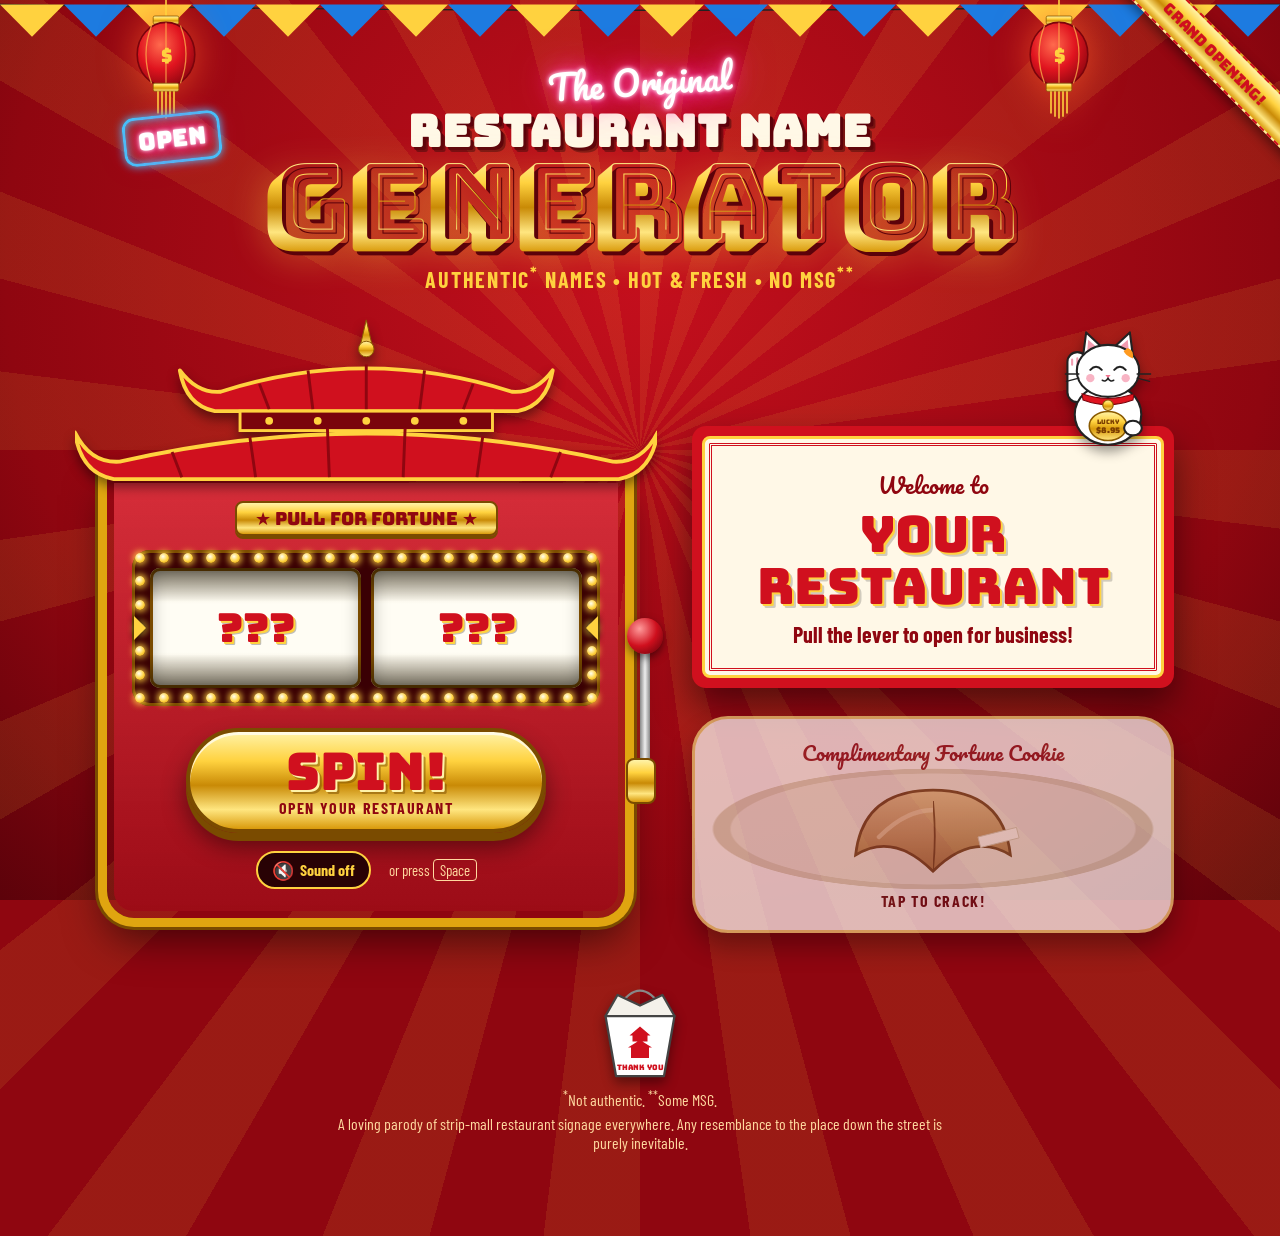
<file: index.html>
<!doctype html>
<html lang="en">
<head>
  <meta charset="utf-8">
  <meta name="viewport" content="width=device-width, initial-scale=1">
  <title>Restaurant Name Generator</title>
  <meta name="description" content="Spin the reels and open your very own strip-mall Chinese restaurant. Authentic* names, hot and fresh. *Not authentic.">
  <meta name="theme-color" content="#b30d1b">

  <meta property="og:type" content="website">
  <meta property="og:title" content="Restaurant Name Generator">
  <meta property="og:description" content="Spin the reels and open your very own strip-mall Chinese restaurant. Jade Garden? Panda Palace? Wok This Way?">
  <meta property="og:url" content="https://wkoffel.github.io/chinese-restaurant-generator/">
  <meta property="og:image" content="https://wkoffel.github.io/chinese-restaurant-generator/assets/og-image.png">
  <meta property="og:image:width" content="1200">
  <meta property="og:image:height" content="630">
  <meta name="twitter:card" content="summary_large_image">

  <link rel="icon" href="assets/favicon.svg" type="image/svg+xml">
  <link rel="preconnect" href="https://fonts.googleapis.com">
  <link rel="preconnect" href="https://fonts.gstatic.com" crossorigin>
  <link href="https://fonts.googleapis.com/css2?family=Bungee&family=Bungee+Shade&family=Pacifico&family=Barlow+Condensed:wght@500;700&display=swap" rel="stylesheet">
  <link rel="stylesheet" href="style.css">
</head>
<body>

  <!-- Reusable artwork -->
  <svg width="0" height="0" style="position:absolute" aria-hidden="true">
    <defs>
      <linearGradient id="gold" x1="0" y1="0" x2="0" y2="1">
        <stop offset="0" stop-color="#fff3a8"/>
        <stop offset=".35" stop-color="#ffd23f"/>
        <stop offset=".6" stop-color="#d99a0b"/>
        <stop offset="1" stop-color="#ffe680"/>
      </linearGradient>
      <radialGradient id="lanternGlow" cx=".4" cy=".35" r=".7">
        <stop offset="0" stop-color="#ff6a4d"/>
        <stop offset=".55" stop-color="#e0141f"/>
        <stop offset="1" stop-color="#8f0610"/>
      </radialGradient>
      <linearGradient id="cookieGrad" x1="0" y1="0" x2="0" y2="1">
        <stop offset="0" stop-color="#f6c66e"/>
        <stop offset="1" stop-color="#c47a22"/>
      </linearGradient>

      <symbol id="lantern" viewBox="0 0 80 150">
        <line x1="40" y1="0" x2="40" y2="22" stroke="#ffd23f" stroke-width="2"/>
        <rect x="24" y="20" width="32" height="10" rx="2" fill="url(#gold)" stroke="#8a5a00"/>
        <ellipse cx="40" cy="68" rx="36" ry="40" fill="url(#lanternGlow)" stroke="#7a040c" stroke-width="2"/>
        <path d="M40 28 V108 M22 32 Q8 68 22 104 M58 32 Q72 68 58 104" stroke="#ffb34d" stroke-width="1.6" fill="none" opacity=".75"/>
        <text x="40" y="78" text-anchor="middle" font-family="Bungee, Impact, sans-serif" font-size="22" fill="#ffd23f">$</text>
        <rect x="24" y="104" width="32" height="10" rx="2" fill="url(#gold)" stroke="#8a5a00"/>
        <path d="M30 114 v28 M35 114 v32 M40 114 v34 M45 114 v32 M50 114 v28" stroke="#ffd23f" stroke-width="2"/>
      </symbol>

      <symbol id="coin" viewBox="0 0 40 40">
        <path fill-rule="evenodd" fill="url(#gold)" stroke="#8a5a00" stroke-width="2"
              d="M20 2a18 18 0 1 0 0.01 0Z M14 14h12v12h-12Z"/>
        <circle cx="20" cy="20" r="13.5" fill="none" stroke="#b07800" stroke-width="1.2"/>
      </symbol>

      <symbol id="envelope" viewBox="0 0 30 40">
        <rect x="1" y="1" width="28" height="38" rx="3" fill="#e0141f" stroke="#8f0610" stroke-width="2"/>
        <path d="M1 12 Q15 22 29 12" fill="none" stroke="#ffd23f" stroke-width="2"/>
        <circle cx="15" cy="24" r="5" fill="url(#gold)"/>
      </symbol>
    </defs>
  </svg>

  <div class="rays" aria-hidden="true"></div>

  <!-- Strip-mall bunting -->
  <svg class="bunting" viewBox="0 0 1200 60" preserveAspectRatio="none" aria-hidden="true">
    <defs>
      <pattern id="flags" width="120" height="60" patternUnits="userSpaceOnUse">
        <path d="M0 6 L30 50 L60 6 Z" fill="#ffd23f"/>
        <path d="M60 6 L90 50 L120 6 Z" fill="#1d7be0"/>
      </pattern>
    </defs>
    <path d="M0 6 Q600 22 1200 6" stroke="#222" stroke-width="2" fill="none"/>
    <rect width="1200" height="60" fill="url(#flags)"/>
  </svg>

  <div class="ribbon-wrap" aria-hidden="true"><div class="corner-ribbon">GRAND OPENING!</div></div>

  <header class="header">
    <svg class="lantern lantern-left" aria-hidden="true"><use href="#lantern"/></svg>
    <svg class="lantern lantern-right" aria-hidden="true"><use href="#lantern"/></svg>

    <div class="open-sign" aria-hidden="true"><span>OPEN</span></div>

    <p class="neon-script">The Original</p>
    <h1 class="title">
      <span class="title-top">Restaurant Name</span>
      <span class="title-big">GENERATOR</span>
    </h1>
    <p class="subtitle">Authentic<sup>*</sup> Names &bull; Hot &amp; Fresh &bull; No MSG<sup>**</sup></p>
  </header>

  <main class="stage">
    <section class="machine-col" aria-label="Name slot machine">
      <div class="machine">
        <svg class="roof" viewBox="0 0 600 170" aria-hidden="true">
          <path d="M300 4 L306 30 L294 30 Z" fill="url(#gold)" stroke="#8a5a00"/>
          <circle cx="300" cy="34" r="8" fill="url(#gold)" stroke="#8a5a00"/>
          <!-- top tier -->
          <path d="M150 78 Q300 30 450 78 Q474 80 492 56 Q486 92 456 98 L144 98 Q114 92 108 56 Q126 80 150 78 Z"
                fill="#d0101e" stroke="#ffd23f" stroke-width="4" stroke-linejoin="round"/>
          <path d="M190 70 L200 96 M240 56 L245 96 M300 50 V96 M360 56 L355 96 M410 70 L400 96"
                stroke="#8f0610" stroke-width="3"/>
          <rect x="170" y="98" width="260" height="20" fill="#7a040c" stroke="#ffd23f" stroke-width="3"/>
          <g fill="#ffd23f"><circle cx="200" cy="108" r="4"/><circle cx="250" cy="108" r="4"/><circle cx="300" cy="108" r="4"/><circle cx="350" cy="108" r="4"/><circle cx="400" cy="108" r="4"/></g>
          <!-- bottom tier -->
          <path d="M46 150 Q300 92 554 150 Q584 152 600 120 Q594 162 560 168 L40 168 Q6 162 0 120 Q16 152 46 150 Z"
                fill="#d0101e" stroke="#ffd23f" stroke-width="4" stroke-linejoin="round"/>
          <path d="M100 140 L110 166 M180 124 L186 166 M260 116 L262 166 M340 116 L338 166 M420 124 L414 166 M500 140 L490 166"
                stroke="#8f0610" stroke-width="3"/>
        </svg>

        <div class="cabinet">
          <div class="plate"><span>★ Pull For Fortune ★</span></div>

          <div class="bulb-frame" id="bulb-frame">
            <div class="bulbs" id="bulbs" aria-hidden="true"></div>
            <div class="reels">
              <div class="reel" id="reel1" aria-hidden="true"><div class="strip"></div></div>
              <div class="reel" id="reel2" aria-hidden="true"><div class="strip"></div></div>
            </div>
          </div>

          <div class="placard-slot">
            <div class="placard" id="bonus" aria-hidden="true"></div>
          </div>

          <button class="spin-btn" id="spin" type="button">
            <span class="spin-main">SPIN!</span>
            <span class="spin-sub">Open your restaurant</span>
          </button>
          <div class="machine-controls">
            <button class="sound-toggle" id="sound" type="button" aria-pressed="false">
              <span class="icon" aria-hidden="true">🔇</span><span class="label">Sound off</span>
            </button>
            <p class="hint">or press <kbd>Space</kbd></p>
          </div>
        </div>

        <button class="lever" id="lever" type="button" aria-label="Pull the lever to spin" tabindex="-1">
          <span class="lever-arm"><span class="lever-ball"></span></span>
          <span class="lever-base"></span>
        </button>
      </div>
    </section>

    <section class="result-col">
      <article class="menu-card is-empty" id="card" aria-live="polite">
        <!-- Lucky cat, sitting on the counter -->
        <svg class="lucky-cat" viewBox="0 0 200 240" aria-hidden="true">
          <g class="cat-paw">
            <rect x="22" y="58" width="38" height="96" rx="19" fill="#fff" stroke="#222" stroke-width="4"/>
            <path d="M31 72 v10 M41 70 v12 M51 72 v10" stroke="#f29bb0" stroke-width="4" stroke-linecap="round"/>
          </g>
          <ellipse cx="100" cy="178" rx="64" ry="58" fill="#fff" stroke="#222" stroke-width="4"/>
          <path d="M52 66 L58 20 L90 50 Z M148 66 L142 20 L110 50 Z" fill="#fff" stroke="#222" stroke-width="4" stroke-linejoin="round"/>
          <path d="M60 56 L62 34 L80 50 Z M140 56 L138 34 L120 50 Z" fill="#f29bb0"/>
          <ellipse cx="100" cy="94" rx="60" ry="50" fill="#fff" stroke="#222" stroke-width="4"/>
          <path d="M138 50 q12 4 10 20 q-14 -4 -18 -14 Z" fill="#ff9a1f"/>
          <path d="M66 92 q11 -12 22 0 M112 92 q11 -12 22 0" stroke="#222" stroke-width="4" fill="none" stroke-linecap="round"/>
          <circle cx="66" cy="108" r="8" fill="#f8b4c4"/><circle cx="134" cy="108" r="8" fill="#f8b4c4"/>
          <path d="M95 102 h10 l-5 6 Z" fill="#f2738f"/>
          <path d="M100 108 q-4 8 -11 4 M100 108 q4 8 11 4" stroke="#222" stroke-width="3" fill="none" stroke-linecap="round"/>
          <path d="M44 100 h-26 M44 108 l-24 6 M156 100 h26 M156 108 l24 6" stroke="#222" stroke-width="2.5" stroke-linecap="round"/>
          <path d="M50 138 Q100 156 150 138 L148 150 Q100 168 52 150 Z" fill="#e0141f" stroke="#7a040c" stroke-width="2"/>
          <circle cx="100" cy="160" r="10" fill="url(#gold)" stroke="#8a5a00" stroke-width="2"/>
          <ellipse cx="100" cy="200" rx="36" ry="28" fill="url(#gold)" stroke="#8a5a00" stroke-width="3"/>
          <text x="100" y="196" text-anchor="middle" font-family="Bungee, Impact, sans-serif" font-size="12" fill="#7a3d00">LUCKY</text>
          <text x="100" y="214" text-anchor="middle" font-family="Bungee, Impact, sans-serif" font-size="15" fill="#7a3d00">$8.95</text>
          <ellipse cx="148" cy="204" rx="17" ry="14" fill="#fff" stroke="#222" stroke-width="4"/>
        </svg>

        <div class="card-inner">
          <p class="welcome">Welcome to</p>
          <h2 class="card-name" id="card-name">Your Restaurant</h2>
          <p class="card-empty">Pull the lever to open for business!</p>

          <div class="card-details">
            <p class="est" id="card-est"></p>
            <p class="rating" id="card-rating"></p>
            <div class="dish">
              <p class="dish-label">House Specialty</p>
              <p class="dish-line"><span id="card-dish"></span><span class="leader"></span><span id="card-price"></span></p>
              <p class="dish-side" id="card-side"></p>
            </div>
            <p class="phone"><span aria-hidden="true">☎</span> <span id="card-phone"></span></p>
            <p class="delivery">Free Delivery Over $15 &bull; Cash Preferred</p>
            <button class="share-btn" id="share" type="button">📣 Share This Restaurant</button>
          </div>
        </div>
      </article>

      <section class="cookie-plate is-empty" id="cookie-plate">
        <p class="cookie-label">Complimentary Fortune Cookie</p>
        <button class="cookie" id="cookie" type="button" aria-label="Crack open your fortune cookie">
          <svg viewBox="0 0 200 130" aria-hidden="true">
            <defs>
              <clipPath id="leftHalf"><rect x="0" y="0" width="100" height="130"/></clipPath>
              <clipPath id="rightHalf"><rect x="100" y="0" width="100" height="130"/></clipPath>
            </defs>
            <g class="cookie-half left" clip-path="url(#leftHalf)">
              <path d="M14 90 Q22 18 100 18 Q178 18 186 90 Q144 64 100 108 Q56 64 14 90 Z" fill="url(#cookieGrad)" stroke="#8a4b0c" stroke-width="3"/>
              <path d="M40 70 Q70 40 100 40" stroke="#ffe0a0" stroke-width="5" fill="none" opacity=".6" stroke-linecap="round"/>
            </g>
            <g class="cookie-half right" clip-path="url(#rightHalf)">
              <path d="M14 90 Q22 18 100 18 Q178 18 186 90 Q144 64 100 108 Q56 64 14 90 Z" fill="url(#cookieGrad)" stroke="#8a4b0c" stroke-width="3"/>
              <path d="M100 30 Q104 70 100 106" stroke="#8a4b0c" stroke-width="2" fill="none"/>
            </g>
            <rect class="slip-peek" x="150" y="70" width="44" height="12" fill="#fffdf2" stroke="#d9cfa8" transform="rotate(-14 150 70)"/>
          </svg>
          <span class="cookie-cta">Tap to crack!</span>
        </button>
        <div class="fortune" id="fortune" aria-live="polite">
          <p class="fortune-text" id="fortune-text"></p>
          <p class="fortune-nums">Lucky Numbers <span id="fortune-nums"></span></p>
        </div>
      </section>
    </section>
  </main>

  <footer class="footer">
    <svg class="takeout" viewBox="0 0 120 130" aria-hidden="true">
      <path d="M30 34 Q60 -14 90 34" stroke="#888" stroke-width="3" fill="none"/>
      <path d="M14 44 L30 16 L60 30 L90 16 L106 44 Z" fill="#f4f1ea" stroke="#444" stroke-width="3" stroke-linejoin="round"/>
      <path d="M14 44 L106 44 L92 124 L28 124 Z" fill="#fff" stroke="#444" stroke-width="3" stroke-linejoin="round"/>
      <path d="M60 58 L74 70 L46 70 Z M50 70 h20 v8 h-20 Z M44 86 L60 76 L76 86 Z M48 86 h24 v14 h-24 Z" fill="#d0101e"/>
      <text x="60" y="116" text-anchor="middle" font-family="Bungee, Impact, sans-serif" font-size="10" fill="#d0101e">THANK YOU</text>
    </svg>
    <p><sup>*</sup>Not authentic. <sup>**</sup>Some MSG.</p>
    <p>A loving parody of strip-mall restaurant signage everywhere. Any resemblance to the place down the street is purely inevitable.</p>
  </footer>

  <div class="celebrate" id="celebrate" aria-hidden="true"></div>
  <div class="toast" id="toast" role="status"></div>

  <script src="words.js"></script>
  <script src="app.js"></script>
</body>
</html>
</file>
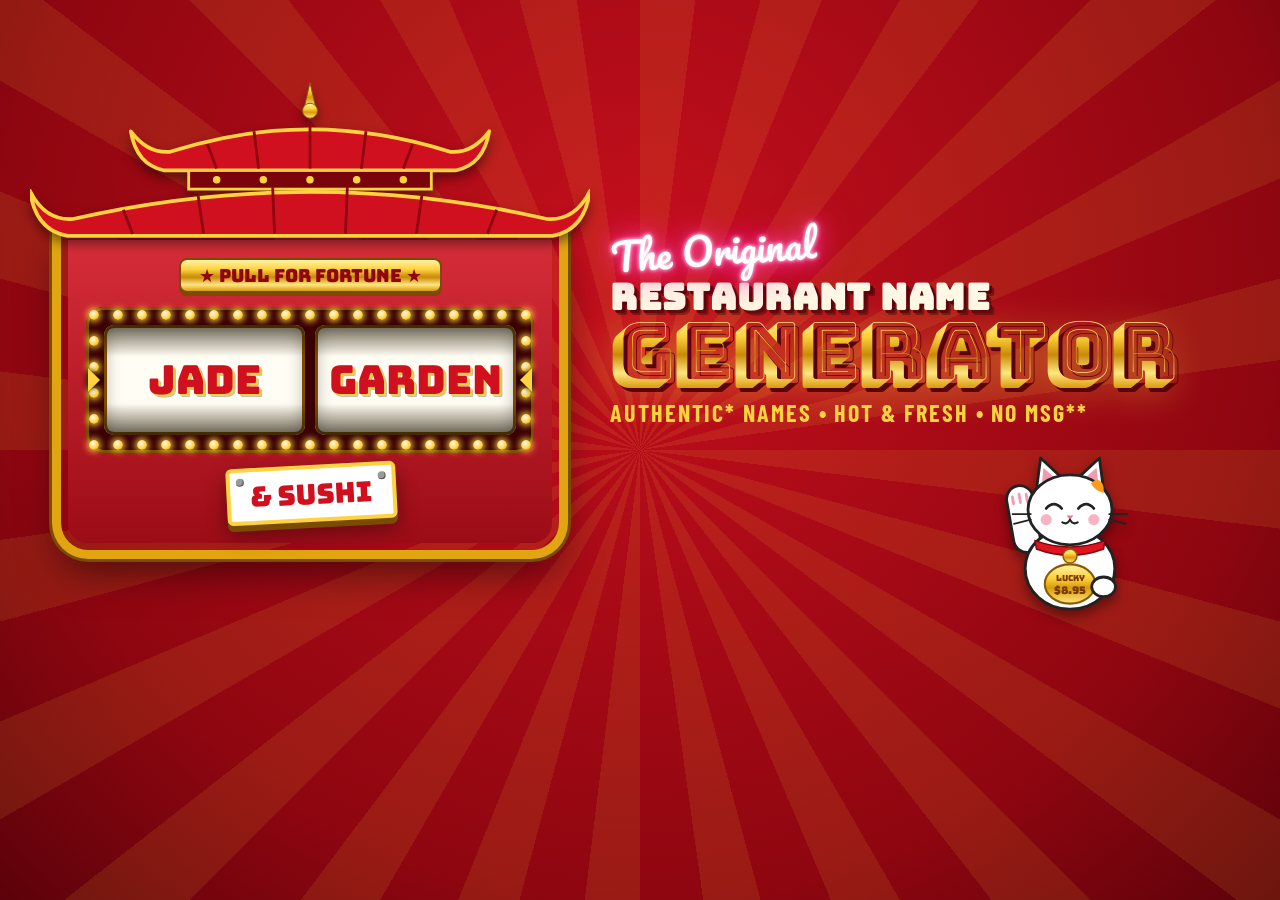
<file: tools/og.html>
<!doctype html>
<!-- Source for assets/og-image.png (the social share preview).
     Regenerate by screenshotting this page at 1200x630. -->
<html lang="en">
<head>
<meta charset="utf-8">
<title>OG Image Source</title>
<link href="https://fonts.googleapis.com/css2?family=Bungee&family=Bungee+Shade&family=Pacifico&family=Barlow+Condensed:wght@500;700&display=swap" rel="stylesheet">
<link rel="stylesheet" href="../style.css">
<style>
  body { width: 1200px; height: 630px; overflow: hidden; margin: 0; }
  .rays { animation: none; }
  .og { position: relative; display: grid; grid-template-columns: 500px 1fr; gap: 50px; align-items: center; height: 630px; padding: 0 40px 0 60px; }
  .og .title-big { font-size: 78px; }
  .og .title-top { font-size: 36px; }
  .og .neon-script { font-size: 38px; text-align: left; margin-bottom: 10px; }
  .og .subtitle { text-align: left; font-size: 24px; }
  .og .machine { margin: 0; }
  .og .roof { width: 112%; }
  .og .reel-item { font-size: 40px; }
  .og .lucky-cat { position: absolute; top: auto; bottom: 18px; right: 60px; width: 140px; }
  .og .cat-paw { animation: none; transform: rotate(-10deg); }
  .og .bulb { animation: none; }
  .og .cabinet { padding-bottom: 26px; }
</style>
</head>
<body>
  <!-- Reusable artwork -->
  <svg width="0" height="0" style="position:absolute" aria-hidden="true">
    <defs>
      <linearGradient id="gold" x1="0" y1="0" x2="0" y2="1">
        <stop offset="0" stop-color="#fff3a8"/>
        <stop offset=".35" stop-color="#ffd23f"/>
        <stop offset=".6" stop-color="#d99a0b"/>
        <stop offset="1" stop-color="#ffe680"/>
      </linearGradient>
      <radialGradient id="lanternGlow" cx=".4" cy=".35" r=".7">
        <stop offset="0" stop-color="#ff6a4d"/>
        <stop offset=".55" stop-color="#e0141f"/>
        <stop offset="1" stop-color="#8f0610"/>
      </radialGradient>
      <linearGradient id="cookieGrad" x1="0" y1="0" x2="0" y2="1">
        <stop offset="0" stop-color="#f6c66e"/>
        <stop offset="1" stop-color="#c47a22"/>
      </linearGradient>

      <symbol id="lantern" viewBox="0 0 80 150">
        <line x1="40" y1="0" x2="40" y2="22" stroke="#ffd23f" stroke-width="2"/>
        <rect x="24" y="20" width="32" height="10" rx="2" fill="url(#gold)" stroke="#8a5a00"/>
        <ellipse cx="40" cy="68" rx="36" ry="40" fill="url(#lanternGlow)" stroke="#7a040c" stroke-width="2"/>
        <path d="M40 28 V108 M22 32 Q8 68 22 104 M58 32 Q72 68 58 104" stroke="#ffb34d" stroke-width="1.6" fill="none" opacity=".75"/>
        <text x="40" y="78" text-anchor="middle" font-family="Bungee, Impact, sans-serif" font-size="22" fill="#ffd23f">$</text>
        <rect x="24" y="104" width="32" height="10" rx="2" fill="url(#gold)" stroke="#8a5a00"/>
        <path d="M30 114 v28 M35 114 v32 M40 114 v34 M45 114 v32 M50 114 v28" stroke="#ffd23f" stroke-width="2"/>
      </symbol>

      <symbol id="coin" viewBox="0 0 40 40">
        <path fill-rule="evenodd" fill="url(#gold)" stroke="#8a5a00" stroke-width="2"
              d="M20 2a18 18 0 1 0 0.01 0Z M14 14h12v12h-12Z"/>
        <circle cx="20" cy="20" r="13.5" fill="none" stroke="#b07800" stroke-width="1.2"/>
      </symbol>

      <symbol id="envelope" viewBox="0 0 30 40">
        <rect x="1" y="1" width="28" height="38" rx="3" fill="#e0141f" stroke="#8f0610" stroke-width="2"/>
        <path d="M1 12 Q15 22 29 12" fill="none" stroke="#ffd23f" stroke-width="2"/>
        <circle cx="15" cy="24" r="5" fill="url(#gold)"/>
      </symbol>
    </defs>
  </svg>


<div class="rays"></div>
<div class="og">
  <div class="machine">
    <svg class="roof" viewBox="0 0 600 170" aria-hidden="true">
          <path d="M300 4 L306 30 L294 30 Z" fill="url(#gold)" stroke="#8a5a00"/>
          <circle cx="300" cy="34" r="8" fill="url(#gold)" stroke="#8a5a00"/>
          <!-- top tier -->
          <path d="M150 78 Q300 30 450 78 Q474 80 492 56 Q486 92 456 98 L144 98 Q114 92 108 56 Q126 80 150 78 Z"
                fill="#d0101e" stroke="#ffd23f" stroke-width="4" stroke-linejoin="round"/>
          <path d="M190 70 L200 96 M240 56 L245 96 M300 50 V96 M360 56 L355 96 M410 70 L400 96"
                stroke="#8f0610" stroke-width="3"/>
          <rect x="170" y="98" width="260" height="20" fill="#7a040c" stroke="#ffd23f" stroke-width="3"/>
          <g fill="#ffd23f"><circle cx="200" cy="108" r="4"/><circle cx="250" cy="108" r="4"/><circle cx="300" cy="108" r="4"/><circle cx="350" cy="108" r="4"/><circle cx="400" cy="108" r="4"/></g>
          <!-- bottom tier -->
          <path d="M46 150 Q300 92 554 150 Q584 152 600 120 Q594 162 560 168 L40 168 Q6 162 0 120 Q16 152 46 150 Z"
                fill="#d0101e" stroke="#ffd23f" stroke-width="4" stroke-linejoin="round"/>
          <path d="M100 140 L110 166 M180 124 L186 166 M260 116 L262 166 M340 116 L338 166 M420 124 L414 166 M500 140 L490 166"
                stroke="#8f0610" stroke-width="3"/>
        </svg>
    <div class="cabinet">
      <div class="plate"><span>★ Pull For Fortune ★</span></div>
      <div class="bulb-frame" id="bulb-frame"><div class="bulbs" id="bulbs"></div>
        <div class="reels" style="--reel-h:110px">
          <div class="reel"><div class="strip"><div class="reel-item"><span>JADE</span></div></div></div>
          <div class="reel"><div class="strip"><div class="reel-item"><span>GARDEN</span></div></div></div>
        </div>
      </div>
      <div class="placard-slot show" style="height:64px"><div class="placard" style="animation:none;opacity:1;transform:rotate(-3deg)">&amp; Sushi</div></div>
    </div>
  </div>
  <div>
    <p class="neon-script">The Original</p>
    <h1 class="title" style="text-align:left">
      <span class="title-top">Restaurant Name</span>
      <span class="title-big">GENERATOR</span>
    </h1>
    <p class="subtitle">Authentic* Names &bull; Hot &amp; Fresh &bull; No MSG**</p>
  </div>
  <svg class="lucky-cat" viewBox="0 0 200 240" aria-hidden="true">
          <g class="cat-paw">
            <rect x="22" y="58" width="38" height="96" rx="19" fill="#fff" stroke="#222" stroke-width="4"/>
            <path d="M31 72 v10 M41 70 v12 M51 72 v10" stroke="#f29bb0" stroke-width="4" stroke-linecap="round"/>
          </g>
          <ellipse cx="100" cy="178" rx="64" ry="58" fill="#fff" stroke="#222" stroke-width="4"/>
          <path d="M52 66 L58 20 L90 50 Z M148 66 L142 20 L110 50 Z" fill="#fff" stroke="#222" stroke-width="4" stroke-linejoin="round"/>
          <path d="M60 56 L62 34 L80 50 Z M140 56 L138 34 L120 50 Z" fill="#f29bb0"/>
          <ellipse cx="100" cy="94" rx="60" ry="50" fill="#fff" stroke="#222" stroke-width="4"/>
          <path d="M138 50 q12 4 10 20 q-14 -4 -18 -14 Z" fill="#ff9a1f"/>
          <path d="M66 92 q11 -12 22 0 M112 92 q11 -12 22 0" stroke="#222" stroke-width="4" fill="none" stroke-linecap="round"/>
          <circle cx="66" cy="108" r="8" fill="#f8b4c4"/><circle cx="134" cy="108" r="8" fill="#f8b4c4"/>
          <path d="M95 102 h10 l-5 6 Z" fill="#f2738f"/>
          <path d="M100 108 q-4 8 -11 4 M100 108 q4 8 11 4" stroke="#222" stroke-width="3" fill="none" stroke-linecap="round"/>
          <path d="M44 100 h-26 M44 108 l-24 6 M156 100 h26 M156 108 l24 6" stroke="#222" stroke-width="2.5" stroke-linecap="round"/>
          <path d="M50 138 Q100 156 150 138 L148 150 Q100 168 52 150 Z" fill="#e0141f" stroke="#7a040c" stroke-width="2"/>
          <circle cx="100" cy="160" r="10" fill="url(#gold)" stroke="#8a5a00" stroke-width="2"/>
          <ellipse cx="100" cy="200" rx="36" ry="28" fill="url(#gold)" stroke="#8a5a00" stroke-width="3"/>
          <text x="100" y="196" text-anchor="middle" font-family="Bungee, Impact, sans-serif" font-size="12" fill="#7a3d00">LUCKY</text>
          <text x="100" y="214" text-anchor="middle" font-family="Bungee, Impact, sans-serif" font-size="15" fill="#7a3d00">$8.95</text>
          <ellipse cx="148" cy="204" rx="17" ry="14" fill="#fff" stroke="#222" stroke-width="4"/>
        </svg>
</div>
<script>
  // same bulb layout as the app
  const f = document.getElementById("bulb-frame"), box = document.getElementById("bulbs");
  const w = f.clientWidth, h = f.clientHeight, inset = 8, sp = 24, iw = w - 16, ih = h - 16;
  const nx = Math.round(iw / sp), ny = Math.round(ih / sp), pts = [];
  for (let i = 0; i < nx; i++) pts.push([inset + iw * i / nx, inset]);
  for (let i = 0; i < ny; i++) pts.push([inset + iw, inset + ih * i / ny]);
  for (let i = 0; i < nx; i++) pts.push([inset + iw - iw * i / nx, inset + ih]);
  for (let i = 0; i < ny; i++) pts.push([inset, inset + ih - ih * i / ny]);
  pts.forEach(([x, y]) => { const b = document.createElement("span"); b.className = "bulb"; b.style.left = x + "px"; b.style.top = y + "px"; box.append(b); });
</script>
</body>
</html>
</file>
<file: style.css>
:root {
  --red: #d0101e;
  --red-dark: #8f0610;
  --red-deep: #5c020a;
  --gold: #ffd23f;
  --gold-light: #fff3a8;
  --gold-dark: #b07800;
  --cream: #fff8e7;
  --ink: #1d1410;
  --neon-pink: #ff3ea5;
  --neon-blue: #3ec8ff;
  --gold-foil: linear-gradient(180deg, #fff3a8 0%, #ffd23f 30%, #c98a06 55%, #ffe680 80%, #d99a0b 100%);
  --reel-h: clamp(78px, 17vw, 120px);
  --sign-font: "Bungee", Impact, "Arial Black", sans-serif;
  --script-font: "Pacifico", "Brush Script MT", cursive;
  --body-font: "Barlow Condensed", "Arial Narrow", Arial, sans-serif;
}

* { box-sizing: border-box; }

html { -webkit-text-size-adjust: 100%; overflow-x: clip; }

body {
  margin: 0;
  min-height: 100vh;
  background: radial-gradient(ellipse at 50% 30%, #c50f1d 0%, #8f0610 70%, #5c020a 100%) fixed;
  background-color: var(--red-dark);
  color: var(--cream);
  font-family: var(--body-font);
  font-size: 18px;
  overflow-x: hidden;
}

button { font: inherit; cursor: pointer; }
button:focus-visible { outline: 3px solid var(--gold); outline-offset: 3px; border-radius: 12px; }

/* ---------- Background starburst ---------- */
.rays {
  position: fixed;
  inset: -50vmax;
  z-index: -1;
  background: repeating-conic-gradient(from 0deg at 50% 50%,
              rgba(255, 210, 63, .10) 0deg 7deg, transparent 7deg 15deg);
  animation: spin-rays 90s linear infinite;
  pointer-events: none;
}
@keyframes spin-rays { to { transform: rotate(360deg); } }

/* ---------- Bunting, ribbon, sound toggle ---------- */
.bunting { display: block; width: 100%; height: 44px; }

.ribbon-wrap {
  position: absolute;
  top: 0;
  right: 0;
  z-index: 20;
  width: 170px;
  height: 170px;
  overflow: hidden;
  pointer-events: none;
}
.corner-ribbon {
  position: absolute;
  top: 34px;
  right: -64px;
  z-index: 20;
  width: 260px;
  padding: 8px 0;
  transform: rotate(45deg);
  background: var(--gold-foil);
  color: var(--red);
  font-family: var(--sign-font);
  font-size: 15px;
  text-align: center;
  box-shadow: 0 4px 12px rgba(0,0,0,.45);
  border-top: 2px dashed var(--red);
  border-bottom: 2px dashed var(--red);
  pointer-events: none;
}

.machine-controls {
  display: flex;
  flex-wrap: wrap;
  align-items: center;
  justify-content: center;
  gap: 8px 18px;
  margin-top: 18px;
}
.sound-toggle {
  display: flex;
  align-items: center;
  gap: 6px;
  padding: 6px 14px;
  border: 2px solid var(--gold);
  border-radius: 999px;
  background: rgba(20, 0, 2, .85);
  color: var(--gold);
  font-weight: 700;
  font-size: 16px;
}
.sound-toggle[aria-pressed="true"] { background: var(--gold); color: var(--red-dark); }
.sound-toggle .icon { font-size: 18px; }

/* ---------- Header ---------- */
.header {
  position: relative;
  max-width: 1100px;
  margin: 0 auto;
  padding: 8px 16px 0;
  text-align: center;
}

.lantern {
  position: absolute;
  top: -44px;
  width: 64px;
  height: 120px;
  transform-origin: 50% 0;
  animation: sway 3.2s ease-in-out infinite alternate;
  filter: drop-shadow(0 0 18px rgba(255, 90, 40, .7));
}
.lantern-left { left: 4%; }
.lantern-right { right: 9%; animation-delay: -1.6s; }
@keyframes sway { from { transform: rotate(-7deg); } to { transform: rotate(7deg); } }

.open-sign {
  position: absolute;
  top: 70px;
  left: 3%;
  padding: 6px 12px;
  border: 3px solid var(--neon-blue);
  border-radius: 12px;
  box-shadow: 0 0 8px var(--neon-blue), inset 0 0 8px var(--neon-blue);
  transform: rotate(-6deg);
  font-family: var(--sign-font);
  font-size: 24px;
  color: #fff;
  text-shadow: 0 0 4px #fff, 0 0 10px var(--neon-pink), 0 0 20px var(--neon-pink), 0 0 36px var(--neon-pink);
  animation: flicker 6s infinite;
}
@keyframes flicker {
  0%, 18%, 22%, 25%, 53%, 57%, 100% { opacity: 1; }
  20%, 24%, 55% { opacity: .25; }
}

.neon-script {
  margin: 0;
  font-family: var(--script-font);
  font-size: clamp(22px, 5vw, 34px);
  color: #fff;
  text-shadow: 0 0 4px #fff, 0 0 10px var(--neon-pink), 0 0 22px var(--neon-pink), 0 0 40px var(--neon-pink);
  transform: rotate(-4deg);
}

.title { margin: 0; line-height: .95; }
.title-top {
  display: block;
  font-family: var(--sign-font);
  font-size: clamp(22px, 5.4vw, 44px);
  color: var(--cream);
  letter-spacing: .02em;
  text-shadow: 3px 3px 0 var(--red-deep), 5px 5px 0 rgba(0,0,0,.35);
}
.title-big {
  display: block;
  font-family: "Bungee Shade", var(--sign-font);
  font-weight: 400;
  font-size: clamp(30px, 11.5vw, 104px);
  background: var(--gold-foil);
  -webkit-background-clip: text;
  background-clip: text;
  color: transparent;
  filter: drop-shadow(4px 4px 0 var(--red-deep)) drop-shadow(0 0 18px rgba(255, 210, 63, .45));
}
.subtitle {
  margin: 10px 0 0;
  font-weight: 700;
  font-size: clamp(16px, 3.4vw, 22px);
  letter-spacing: .08em;
  text-transform: uppercase;
  color: var(--gold);
}

/* ---------- Stage layout ---------- */
.stage {
  max-width: 1100px;
  margin: 0 auto;
  padding: 24px 16px 40px;
  display: grid;
  gap: 32px;
  grid-template-columns: 1fr;
  justify-items: center;
}
@media (min-width: 1000px) {
  .stage { grid-template-columns: 1.15fr 1fr; align-items: start; }
}

.machine-col, .result-col { width: 100%; max-width: 600px; }
.result-col { display: grid; gap: 28px; padding-top: 90px; }
@media (min-width: 1000px) { .result-col { padding-top: 110px; } }

/* ---------- Slot machine ---------- */
.machine { position: relative; margin-right: 34px; }

.roof {
  display: block;
  width: 112%;
  margin: 0 -6% -6px;
  filter: drop-shadow(0 6px 6px rgba(0,0,0,.45));
  position: relative;
  z-index: 2;
}

.cabinet {
  position: relative;
  padding: 18px 18px 22px;
  background:
    linear-gradient(180deg, rgba(255,255,255,.12), rgba(0,0,0,.25)),
    var(--red);
  border: 8px solid transparent;
  border-radius: 0 0 28px 28px;
  background-clip: padding-box;
  box-shadow: 0 0 0 8px #e0a510, 0 0 0 11px #7a4b00, 0 20px 40px rgba(0,0,0,.55);
  text-align: center;
}

.plate {
  display: inline-block;
  margin: 0 0 14px;
  padding: 4px 18px;
  background: var(--gold-foil);
  border: 2px solid #7a4b00;
  border-radius: 8px;
  color: var(--red-dark);
  font-family: var(--sign-font);
  font-size: clamp(13px, 3vw, 18px);
  box-shadow: 0 3px 0 #7a4b00;
}

/* Chasing marquee bulbs around the reels */
.bulb-frame {
  position: relative;
  padding: 18px;
  border-radius: 18px;
  background: #3a0004;
  box-shadow: inset 0 0 0 3px #7a4b00;
}
.bulbs { position: absolute; inset: 0; pointer-events: none; }
.bulb {
  position: absolute;
  width: 10px;
  height: 10px;
  margin: -5px 0 0 -5px;
  border-radius: 50%;
  background: radial-gradient(circle at 40% 35%, #fffef0, #ffd23f 55%, #c98a06);
  box-shadow: 0 0 6px 2px rgba(255, 210, 63, .85);
  animation: chase .6s steps(1) infinite;
}
.bulb.b { animation-delay: -.3s; }
.spinning-machine .bulb { animation-duration: .18s; }
.spinning-machine .bulb.b { animation-delay: -.09s; }
@keyframes chase { 50% { opacity: .25; box-shadow: none; } }

.reels {
  position: relative;
  display: grid;
  grid-template-columns: 1fr 1fr;
  gap: 10px;
}
.reel {
  position: relative;
  height: var(--reel-h);
  overflow: hidden;
  border-radius: 10px;
  background: linear-gradient(180deg, #d8ccb0 0%, #fffdf4 30%, #fffdf4 70%, #d8ccb0 100%);
  box-shadow: inset 0 0 0 3px #7a4b00, inset 0 0 18px rgba(0,0,0,.35);
}
.reel::after {
  content: "";
  position: absolute;
  inset: 0;
  background: linear-gradient(180deg, rgba(0,0,0,.45) 0%, transparent 28%, transparent 72%, rgba(0,0,0,.45) 100%);
  pointer-events: none;
}
.strip { will-change: transform; }
.reel-item {
  height: var(--reel-h);
  display: flex;
  align-items: center;
  justify-content: center;
  padding: 0 8px;
  font-family: var(--sign-font);
  font-size: clamp(22px, 5.4vw, 40px);
  color: var(--red);
  text-shadow: 2px 2px 0 var(--gold), 3px 3px 0 rgba(0,0,0,.25);
  white-space: nowrap;
  line-height: 1;
}
.reel-item span { display: inline-block; }
.reel-item.wrap span { max-width: 100%; white-space: normal; text-align: center; line-height: 1.02; }
.reel.blur .strip { filter: blur(1.5px); }

/* Win-line arrows */
.reels::before, .reels::after {
  content: "";
  position: absolute;
  top: 50%;
  z-index: 2;
  border: 12px solid transparent;
  transform: translateY(-50%);
  filter: drop-shadow(0 0 3px #000);
}
.reels::before { left: -16px; border-left-color: var(--gold); }
.reels::after { right: -16px; border-right-color: var(--gold); }

/* Bolt-on bonus sign */
.placard-slot { height: 0; transition: height .35s ease; overflow: visible; }
.placard-slot.show { height: 64px; }
.placard {
  display: inline-block;
  margin-top: 12px;
  padding: 6px 20px;
  background: #fff;
  color: var(--red);
  border: 4px solid var(--gold);
  border-radius: 6px;
  font-family: var(--sign-font);
  font-size: clamp(18px, 4.5vw, 28px);
  box-shadow: 0 6px 0 #7a4b00, 0 10px 20px rgba(0,0,0,.4);
  transform-origin: 50% 0;
  transform: translateY(-30px) rotate(-8deg) scale(.6);
  opacity: 0;
  position: relative;
}
.placard::before, .placard::after {
  content: "";
  position: absolute;
  top: 6px;
  width: 8px;
  height: 8px;
  border-radius: 50%;
  background: #999;
  box-shadow: inset -1px -1px 0 #555;
}
.placard::before { left: 6px; }
.placard::after { right: 6px; }
.placard-slot.show .placard { animation: clank .7s cubic-bezier(.3,1.6,.5,1) forwards; }
@keyframes clank {
  0% { opacity: 0; transform: translateY(-40px) rotate(-12deg) scale(.6); }
  60% { opacity: 1; transform: translateY(0) rotate(4deg) scale(1.05); }
  100% { opacity: 1; transform: translateY(0) rotate(-2deg) scale(1); }
}

/* Big spin button */
.spin-btn {
  display: block;
  width: min(100%, 360px);
  margin: 22px auto 0;
  padding: 14px 20px 12px;
  border: 4px solid #7a4b00;
  border-radius: 999px;
  background: var(--gold-foil);
  color: var(--red);
  box-shadow: 0 8px 0 #7a4b00, 0 14px 24px rgba(0,0,0,.45), inset 0 3px 0 rgba(255,255,255,.7);
  transition: transform .08s, box-shadow .08s;
  animation: pulse 1.6s ease-in-out infinite;
}
.spin-btn:hover { filter: brightness(1.08); }
.spin-btn:active, .spin-btn.pressed {
  transform: translateY(6px);
  box-shadow: 0 2px 0 #7a4b00, 0 4px 10px rgba(0,0,0,.45), inset 0 3px 0 rgba(255,255,255,.7);
}
.spin-btn:disabled { animation: none; filter: saturate(.6) brightness(.9); cursor: wait; }
.spin-btn:focus-visible { outline: 4px solid #fff; outline-offset: 4px; }
.spin-main {
  display: block;
  font-family: var(--sign-font);
  font-size: clamp(34px, 8vw, 52px);
  line-height: 1;
  text-shadow: 2px 2px 0 #fff3a8, 4px 4px 0 rgba(122, 75, 0, .5);
}
.spin-sub { display: block; font-weight: 700; font-size: 16px; letter-spacing: .1em; text-transform: uppercase; color: var(--red-dark); }
@keyframes pulse { 50% { transform: scale(1.04); } }

.hint { margin: 0; font-size: 15px; color: #ffd9a0; }
kbd {
  padding: 1px 6px;
  border: 1px solid #ffd9a0;
  border-radius: 4px;
  font-family: inherit;
}
@media (hover: none) { .hint { display: none; } }

/* Lever */
.lever {
  position: absolute;
  right: -40px;
  top: 52%;
  width: 34px;
  height: 160px;
  padding: 0;
  border: 0;
  background: none;
}
.lever-base {
  position: absolute;
  left: -6px;
  bottom: -14px;
  width: 30px;
  height: 46px;
  border-radius: 8px;
  background: var(--gold-foil);
  border: 2px solid #7a4b00;
}
.lever-arm {
  position: absolute;
  left: 8px;
  bottom: 10px;
  width: 10px;
  height: 140px;
  border-radius: 5px;
  background: linear-gradient(90deg, #888, #eee, #888);
  transform-origin: 50% 100%;
}
.lever-ball {
  position: absolute;
  left: 50%;
  top: -22px;
  width: 36px;
  height: 36px;
  margin-left: -18px;
  border-radius: 50%;
  background: radial-gradient(circle at 35% 30%, #ff9a9a, var(--red) 50%, var(--red-deep));
  box-shadow: 0 4px 8px rgba(0,0,0,.5);
}
.lever.pull .lever-arm { animation: pull .6s ease-in-out; }
@keyframes pull { 40% { transform: scaleY(-.75); } 100% { transform: scaleY(1); } }

/* ---------- Menu card (result) ---------- */
.menu-card {
  position: relative;
  padding: 10px;
  background: var(--red);
  border-radius: 14px;
  box-shadow: 0 18px 36px rgba(0,0,0,.5);
  color: var(--ink);
}
.card-inner {
  position: relative;
  overflow: hidden;
  padding: 26px 22px 22px;
  background: var(--cream);
  border: 3px solid var(--gold);
  outline: 3px double var(--red);
  outline-offset: -10px;
  border-radius: 8px;
  text-align: center;
}
/* laminated glare */
.card-inner::after {
  content: "";
  position: absolute;
  inset: -40% -60%;
  background: linear-gradient(115deg, transparent 40%, rgba(255,255,255,.55) 48%, transparent 56%);
  pointer-events: none;
  transform: translateX(-60%);
}
.menu-card.pop .card-inner::after { animation: glare 1.1s ease-out; }
@keyframes glare { to { transform: translateX(60%); } }
.menu-card.pop { animation: pop .5s cubic-bezier(.3,1.6,.5,1); }
@keyframes pop { 0% { transform: scale(.94); } 100% { transform: scale(1); } }

.lucky-cat {
  position: absolute;
  top: -104px;
  right: 14px;
  width: 104px;
  filter: drop-shadow(0 6px 6px rgba(0,0,0,.4));
  z-index: 2;
}
.cat-paw { transform-origin: 44px 150px; animation: wave 1.1s ease-in-out infinite alternate; }
@keyframes wave { from { transform: rotate(-16deg); } to { transform: rotate(12deg); } }

.welcome { margin: 0; font-family: var(--script-font); font-size: 22px; color: var(--red-dark); }
.card-name {
  margin: 4px 0 8px;
  font-family: var(--sign-font);
  font-weight: 400;
  font-size: clamp(30px, 7vw, 50px);
  line-height: 1.05;
  color: var(--red);
  text-shadow: 2px 2px 0 var(--gold), 4px 4px 0 rgba(0,0,0,.18);
  overflow-wrap: anywhere;
}
.card-empty { margin: 4px 0 6px; font-size: 22px; font-weight: 700; color: var(--red-dark); }
.menu-card.is-empty .card-details { display: none; }
.menu-card:not(.is-empty) .card-empty { display: none; }

.est {
  margin: 0;
  font-weight: 700;
  font-size: 18px;
  letter-spacing: .12em;
  text-transform: uppercase;
  color: var(--red-dark);
}
.rating { margin: 4px 0 14px; font-size: 18px; color: #6b4b00; }
.dish {
  margin: 0 auto 14px;
  max-width: 440px;
  padding: 12px 14px;
  border-top: 2px dashed var(--red);
  border-bottom: 2px dashed var(--red);
}
.dish-label { margin: 0 0 2px; font-family: var(--script-font); font-size: 18px; color: var(--red); }
.dish-line { display: flex; align-items: baseline; gap: 6px; margin: 0; font-weight: 700; font-size: 22px; text-align: left; }
.leader { flex: 1; border-bottom: 3px dotted #b08c5a; transform: translateY(-5px); min-width: 16px; }
.dish-side { margin: 2px 0 0; font-size: 17px; color: #6b4b00; font-style: italic; text-align: left; }
.phone { margin: 0; font-family: var(--sign-font); font-size: clamp(18px, 4.5vw, 24px); color: var(--red); }
.delivery { margin: 2px 0 16px; font-size: 16px; text-transform: uppercase; letter-spacing: .08em; color: #6b4b00; }

.share-btn {
  padding: 10px 20px;
  border: 3px solid var(--red-dark);
  border-radius: 999px;
  background: var(--red);
  color: #fff;
  font-weight: 700;
  font-size: 19px;
  letter-spacing: .04em;
  box-shadow: 0 4px 0 var(--red-deep);
}
.share-btn:active { transform: translateY(3px); box-shadow: 0 1px 0 var(--red-deep); }

/* ---------- Fortune cookie ---------- */
.cookie-plate {
  padding: 16px 16px 20px;
  border-radius: 36px;
  background: radial-gradient(ellipse 46% 60px at 50% 110px, #f3ead4 0 92%, #e2d4b0 93% 100%, transparent 101%), #fffdf6;
  border: 3px solid var(--gold);
  box-shadow: 0 14px 26px rgba(0,0,0,.45);
  text-align: center;
  color: var(--ink);
}
.cookie-plate.is-empty { opacity: .7; pointer-events: none; filter: grayscale(.4); }
.cookie-label { margin: 0; font-family: var(--script-font); font-size: 20px; color: var(--red); }
.cookie {
  display: block;
  margin: 4px auto 0;
  padding: 0;
  border: 0;
  background: none;
  width: 180px;
}
.cookie svg { display: block; width: 100%; overflow: visible; }
.cookie-half { transition: transform .5s cubic-bezier(.3,1.5,.5,1); transform-box: fill-box; }
.cookie-half.left { transform-origin: 100% 100%; }
.cookie-half.right { transform-origin: 0% 100%; }
.cookie.cracked .cookie-half.left { transform: translate(-22px, 8px) rotate(-18deg); }
.cookie.cracked .cookie-half.right { transform: translate(22px, 8px) rotate(18deg); }
.cookie.cracked .slip-peek { opacity: 0; }
.cookie:not(.cracked):hover svg { animation: wiggle .4s ease-in-out; }
@keyframes wiggle { 25% { transform: rotate(-5deg); } 75% { transform: rotate(5deg); } }
.cookie-cta { display: block; font-weight: 700; font-size: 16px; text-transform: uppercase; letter-spacing: .1em; color: var(--red-dark); }
.cookie.cracked .cookie-cta { display: none; }

.fortune {
  display: none;
  margin: 10px auto 0;
  max-width: 420px;
  padding: 10px 16px;
  background: #fffdf2;
  border: 1px solid #d9cfa8;
  box-shadow: 0 3px 6px rgba(0,0,0,.15);
  transform-origin: 50% 50%;
}
.fortune.show { display: block; animation: unroll .5s ease-out; }
@keyframes unroll { from { transform: scaleX(.05); opacity: 0; } to { transform: scaleX(1); opacity: 1; } }
.fortune-text { margin: 0; font-size: 20px; font-weight: 500; color: #2a2a2a; }
.fortune-nums { margin: 6px 0 0; font-size: 15px; letter-spacing: .08em; text-transform: uppercase; color: var(--red); }
.fortune-nums span { font-weight: 700; letter-spacing: .14em; }

/* ---------- Footer ---------- */
.footer {
  max-width: 640px;
  margin: 0 auto;
  padding: 10px 16px 80px;
  text-align: center;
  color: #ffd9a0;
  font-size: 16px;
}
.footer p { margin: 4px 0; }
.takeout { width: 90px; filter: drop-shadow(0 6px 6px rgba(0,0,0,.4)); animation: bob 2.4s ease-in-out infinite; }
@keyframes bob { 50% { transform: translateY(-6px) rotate(3deg); } }

/* ---------- Celebration + toast ---------- */
.celebrate {
  position: fixed;
  inset: 0;
  z-index: 40;
  pointer-events: none;
  overflow: hidden;
}
.confetti {
  position: absolute;
  top: -50px;
  width: var(--size, 30px);
  height: var(--size, 30px);
  animation: fall var(--dur, 2.6s) cubic-bezier(.3,.1,.6,1) forwards;
  animation-delay: var(--delay, 0s);
}
@keyframes fall {
  to { transform: translate(var(--dx, 0px), 110vh) rotate(var(--rot, 360deg)); }
}
.banner {
  position: absolute;
  left: 50%;
  top: 40%;
  transform: translate(-50%, -50%);
  padding: 10px 28px;
  white-space: nowrap;
  font-family: var(--sign-font);
  font-size: clamp(40px, 12vw, 110px);
  color: var(--gold);
  text-shadow: 4px 4px 0 var(--red-deep), 0 0 30px rgba(255,210,63,.9);
  animation: banner 2.4s ease-out forwards;
}
.banner.small { font-size: clamp(30px, 8vw, 64px); }
@keyframes banner {
  0% { transform: translate(-50%, -50%) scale(.2) rotate(-10deg); opacity: 0; }
  15% { transform: translate(-50%, -50%) scale(1.15) rotate(3deg); opacity: 1; }
  25%, 45%, 65% { color: #fff; }
  35%, 55%, 75% { color: var(--gold); }
  80% { transform: translate(-50%, -50%) scale(1) rotate(-2deg); opacity: 1; }
  100% { transform: translate(-50%, -50%) scale(1.1); opacity: 0; }
}
body.jackpot-flash .cabinet { animation: flash .25s steps(1) 8; }
@keyframes flash { 50% { box-shadow: 0 0 0 8px #fff, 0 0 0 11px var(--gold), 0 0 60px var(--gold); } }

.toast {
  position: fixed;
  left: 50%;
  bottom: 24px;
  z-index: 50;
  padding: 10px 20px;
  border-radius: 999px;
  background: #111;
  color: var(--gold);
  font-weight: 700;
  font-size: 18px;
  transform: translate(-50%, 120px);
  opacity: 0;
  visibility: hidden;
  transition: transform .3s ease, opacity .3s, visibility .3s;
  box-shadow: 0 6px 20px rgba(0,0,0,.5);
}
.toast.show { transform: translate(-50%, 0); opacity: 1; visibility: visible; }

/* ---------- Small screens ---------- */
@media (max-width: 640px) {
  .lantern { width: 44px; height: 84px; top: -38px; }
  .lantern-left { left: 2%; }
  .lantern-right { right: 14%; }
  .open-sign { display: none; }
  .ribbon-wrap { width: 120px; height: 120px; }
  .corner-ribbon { top: 22px; right: -78px; font-size: 12px; width: 240px; }
  .machine { margin-right: 26px; }
  .cabinet { padding: 14px 10px 18px; }
  .bulb-frame { padding: 16px 14px; }
  .reels { gap: 6px; }
  .reel-item { padding: 0 4px; }
  .lever { right: -32px; transform: scale(.8); transform-origin: 0 50%; }
  .lucky-cat { width: 84px; top: -84px; right: 10px; }
  .result-col { padding-top: 76px; }
  .card-inner { padding: 22px 14px 18px; }
  .dish-line { font-size: 19px; }
}

/* ---------- Reduced motion ---------- */
@media (prefers-reduced-motion: reduce) {
  *, *::before, *::after {
    animation-duration: .01ms !important;
    animation-iteration-count: 1 !important;
    transition-duration: .01ms !important;
  }
  .rays { animation: none; }
}
</file>
